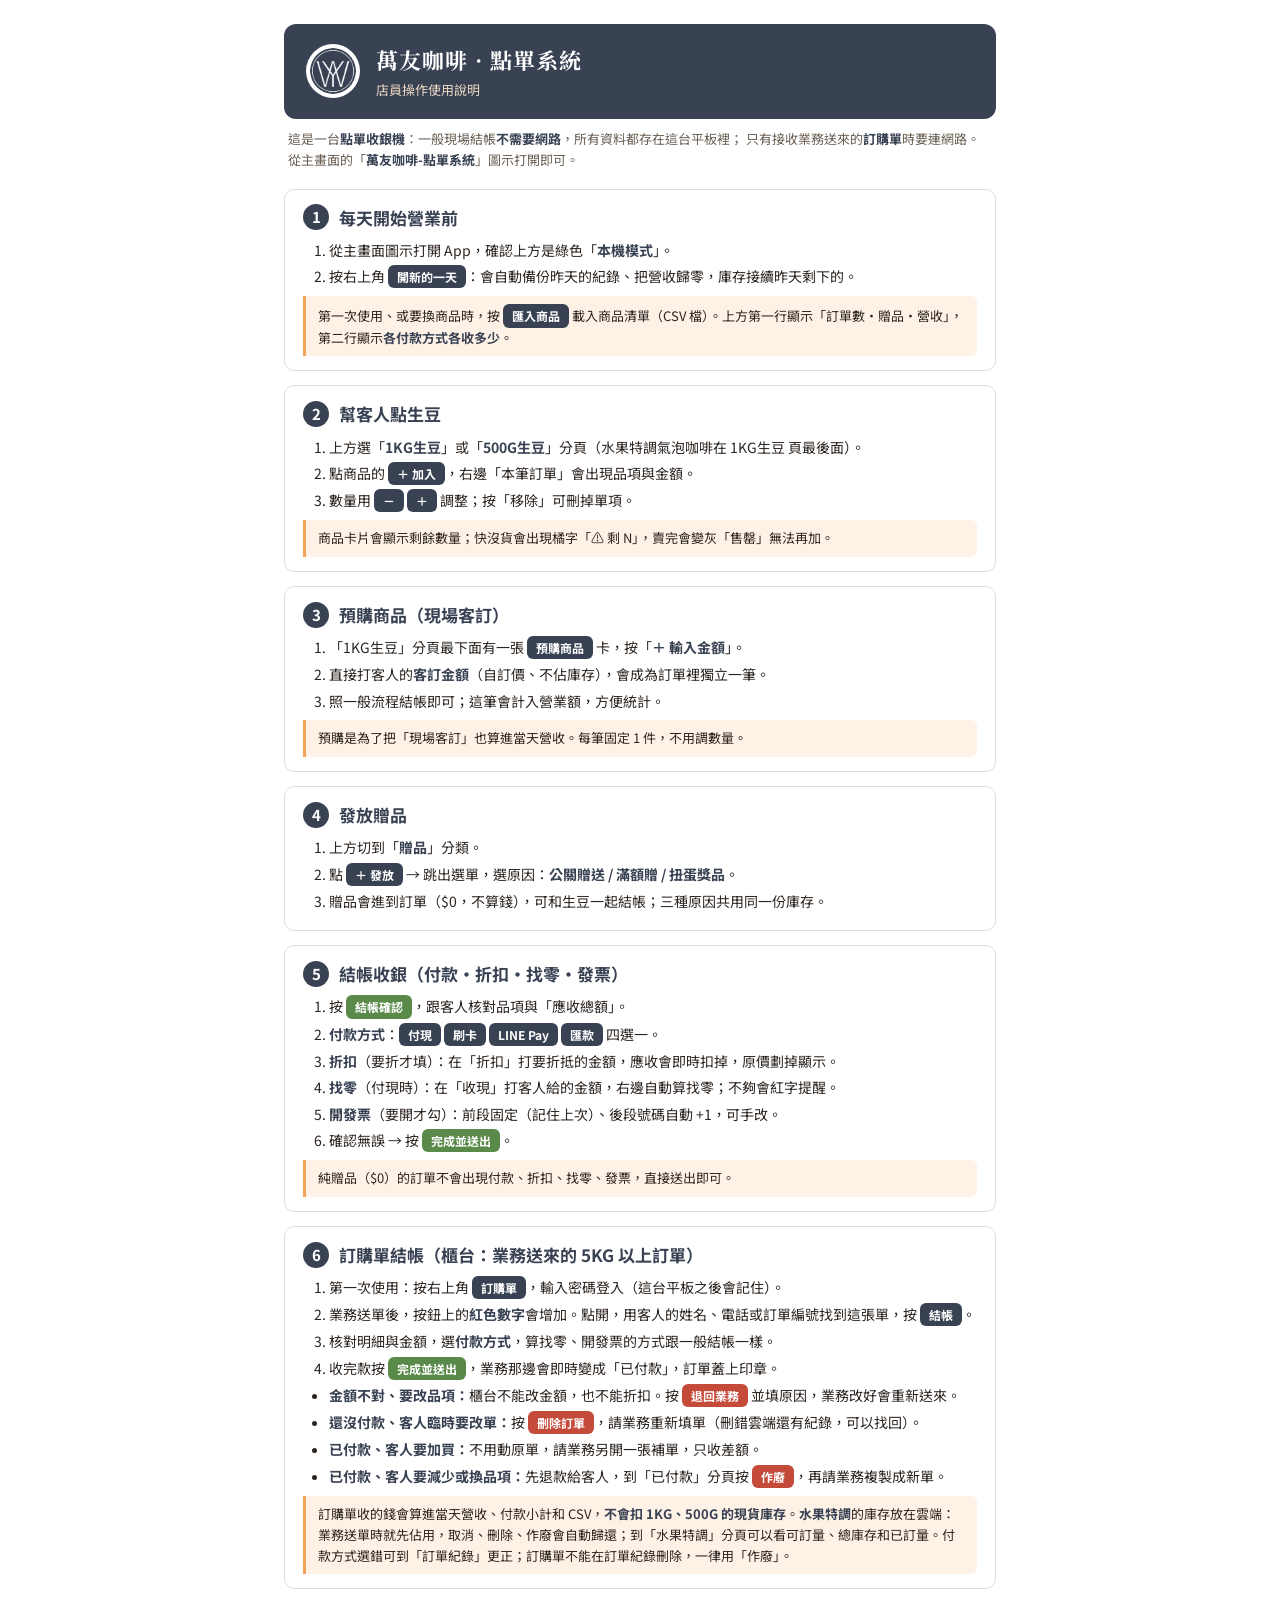
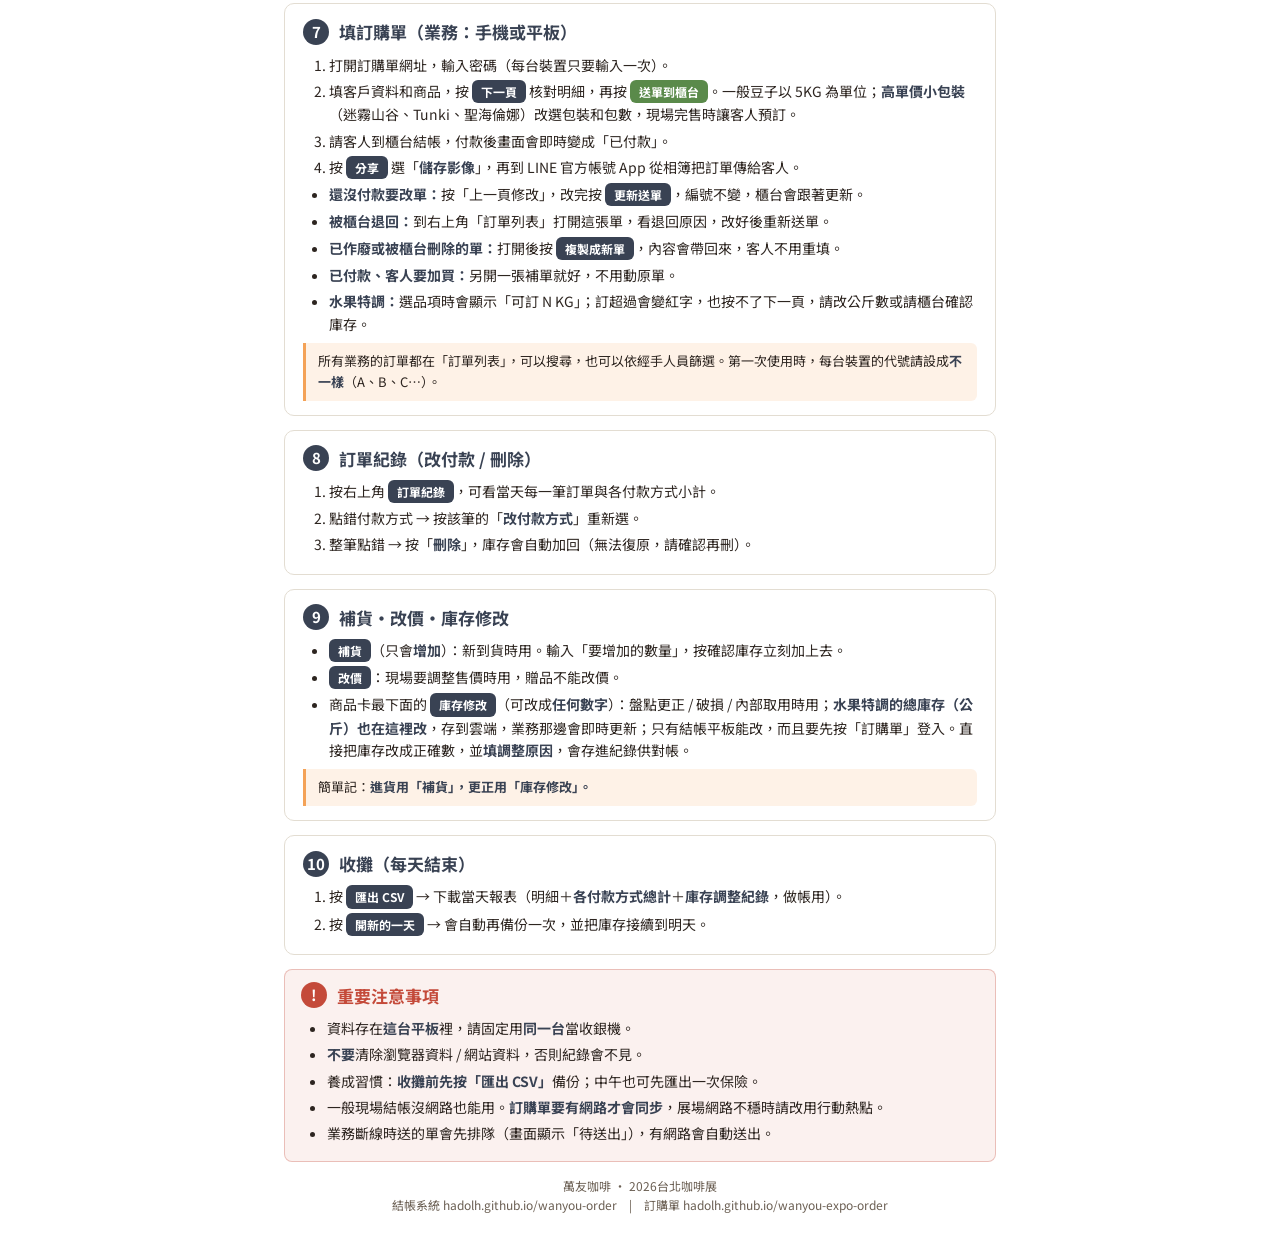
<file: 使用說明.html>
<!DOCTYPE html>
<html lang="zh-Hant">
<head>
<meta charset="UTF-8" />
<title>萬友咖啡 · 點單系統 使用說明</title>
<link href="https://fonts.googleapis.com/css2?family=Noto+Serif+TC:wght@700&family=Noto+Sans+TC:wght@400;500;700&display=swap" rel="stylesheet" />
<style>
  /* 萬友品牌色 */
  :root{
    --accent:#394253; --secondary:#ECD9C3; --warning:#F4A257;
    --bg:#faf7f2; --border:#e3ddd2; --text:#2d2520; --soft:#6b5f53;
    --success:#5a8a4a; --danger:#c44a3a;
  }
  *{ box-sizing:border-box; margin:0; padding:0; }
  /* 列印時保留底色 */
  html{ -webkit-print-color-adjust:exact; print-color-adjust:exact; }
  body{
    font-family:"Noto Sans TC","Microsoft JhengHei",sans-serif;
    color:var(--text); background:#fff; line-height:1.6; font-size:14px;
  }
  .serif{ font-family:"Noto Serif TC",serif; }

  /* A4 版面 */
  @page{ size:A4; margin:14mm 14mm; }
  .page{ max-width:760px; margin:0 auto; padding:24px; }

  /* 標題列 */
  .head{
    display:flex; align-items:center; gap:16px;
    background:var(--accent); color:#fff;
    padding:18px 22px; border-radius:12px; margin-bottom:6px;
  }
  .head img{ width:54px; height:54px; border-radius:50%; background:#fff; padding:4px; }
  .head h1{ font-size:22px; letter-spacing:1px; }
  .head .sub{ font-size:13px; color:var(--secondary); margin-top:3px; }

  .intro{ font-size:13px; color:var(--soft); margin:10px 4px 18px; }
  .intro b{ color:var(--accent); }

  /* 區塊 */
  .sec{
    border:1px solid var(--border); border-radius:10px;
    padding:14px 18px; margin-bottom:14px;
    break-inside:avoid;
  }
  .sec h2{
    font-size:17px; color:var(--accent);
    display:flex; align-items:center; gap:10px; margin-bottom:8px;
  }
  .num{
    flex:0 0 auto; width:26px; height:26px; border-radius:50%;
    background:var(--accent); color:#fff; font-size:15px;
    display:inline-flex; align-items:center; justify-content:center;
  }
  ol,ul{ margin:4px 0 0 6px; padding-left:20px; }
  li{ margin-bottom:4px; }
  .key{
    display:inline-block; background:var(--accent); color:#fff;
    font-size:12px; font-weight:700; padding:2px 9px; border-radius:6px;
    white-space:nowrap;
  }
  .key.warn{ background:var(--warning); color:#3a2a12; }
  .key.danger{ background:var(--danger); }
  .key.green{ background:var(--success); }
  .tip{
    background:rgba(244,162,87,.14); border-left:3px solid var(--warning);
    padding:8px 12px; border-radius:0 6px 6px 0; margin-top:8px; font-size:13px;
  }
  .note-box{
    background:rgba(196,74,58,.08); border:1px solid rgba(196,74,58,.3);
    border-radius:8px; padding:12px 16px; margin-top:4px;
  }
  .note-box h2{ color:var(--danger); }
  .foot{ text-align:center; font-size:12px; color:var(--soft); margin-top:10px; }
  b{ color:var(--accent); }
</style>
</head>
<body>
<div class="page">

  <div class="head">
    <img src="images/icon.png" alt="萬友 logo" />
    <div>
      <h1 class="serif">萬友咖啡 · 點單系統</h1>
      <div class="sub">店員操作使用說明</div>
    </div>
  </div>

  <p class="intro">
    這是一台<b>點單收銀機</b>：一般現場結帳<b>不需要網路</b>，所有資料都存在這台平板裡；
    只有接收業務送來的<b>訂購單</b>時要連網路。從主畫面的「<b>萬友咖啡-點單系統</b>」圖示打開即可。
  </p>

  <!-- 1 -->
  <div class="sec">
    <h2><span class="num">1</span>每天開始營業前</h2>
    <ol>
      <li>從主畫面圖示打開 App，確認上方是綠色「<b>本機模式</b>」。</li>
      <li>按右上角 <span class="key">開新的一天</span>：會自動備份昨天的紀錄、把營收歸零，庫存接續昨天剩下的。</li>
    </ol>
    <div class="tip">第一次使用、或要換商品時，按 <span class="key">匯入商品</span> 載入商品清單（CSV 檔）。上方第一行顯示「訂單數・贈品・營收」，第二行顯示<b>各付款方式各收多少</b>。</div>
  </div>

  <!-- 2 -->
  <div class="sec">
    <h2><span class="num">2</span>幫客人點生豆</h2>
    <ol>
      <li>上方選「<b>1KG生豆</b>」或「<b>500G生豆</b>」分頁（水果特調氣泡咖啡在 1KG生豆 頁最後面）。</li>
      <li>點商品的 <span class="key">＋ 加入</span>，右邊「本筆訂單」會出現品項與金額。</li>
      <li>數量用 <span class="key">－</span> <span class="key">＋</span> 調整；按「移除」可刪掉單項。</li>
    </ol>
    <div class="tip">商品卡片會顯示剩餘數量；快沒貨會出現橘字「⚠ 剩 N」，賣完會變灰「售罄」無法再加。</div>
  </div>

  <!-- 3 -->
  <div class="sec">
    <h2><span class="num">3</span>預購商品（現場客訂）</h2>
    <ol>
      <li>「1KG生豆」分頁最下面有一張 <span class="key">預購商品</span> 卡，按「<b>＋ 輸入金額</b>」。</li>
      <li>直接打客人的<b>客訂金額</b>（自訂價、不佔庫存），會成為訂單裡獨立一筆。</li>
      <li>照一般流程結帳即可；這筆會計入營業額，方便統計。</li>
    </ol>
    <div class="tip">預購是為了把「現場客訂」也算進當天營收。每筆固定 1 件，不用調數量。</div>
  </div>

  <!-- 4 -->
  <div class="sec">
    <h2><span class="num">4</span>發放贈品</h2>
    <ol>
      <li>上方切到「<b>贈品</b>」分類。</li>
      <li>點 <span class="key">＋ 發放</span> → 跳出選單，選原因：<b>公關贈送 / 滿額贈 / 扭蛋獎品</b>。</li>
      <li>贈品會進到訂單（$0，不算錢），可和生豆一起結帳；三種原因共用同一份庫存。</li>
    </ol>
  </div>

  <!-- 5 -->
  <div class="sec">
    <h2><span class="num">5</span>結帳收銀（付款・折扣・找零・發票）</h2>
    <ol>
      <li>按 <span class="key green">結帳確認</span>，跟客人核對品項與「應收總額」。</li>
      <li><b>付款方式</b>：<span class="key">付現</span> <span class="key">刷卡</span> <span class="key">LINE Pay</span> <span class="key">匯款</span> 四選一。</li>
      <li><b>折扣</b>（要折才填）：在「折扣」打要折抵的金額，應收會即時扣掉，原價劃掉顯示。</li>
      <li><b>找零</b>（付現時）：在「收現」打客人給的金額，右邊自動算找零；不夠會紅字提醒。</li>
      <li><b>開發票</b>（要開才勾）：前段固定（記住上次）、後段號碼自動 +1，可手改。</li>
      <li>確認無誤 → 按 <span class="key green">完成並送出</span>。</li>
    </ol>
    <div class="tip">純贈品（$0）的訂單不會出現付款、折扣、找零、發票，直接送出即可。</div>
  </div>

  <!-- 6 -->
  <div class="sec">
    <h2><span class="num">6</span>訂購單結帳（櫃台：業務送來的 5KG 以上訂單）</h2>
    <ol>
      <li>第一次使用：按右上角 <span class="key">訂購單</span>，輸入密碼登入（這台平板之後會記住）。</li>
      <li>業務送單後，按鈕上的<b>紅色數字</b>會增加。點開，用客人的姓名、電話或訂單編號找到這張單，按 <span class="key">結帳</span>。</li>
      <li>核對明細與金額，選<b>付款方式</b>，算找零、開發票的方式跟一般結帳一樣。</li>
      <li>收完款按 <span class="key green">完成並送出</span>，業務那邊會即時變成「已付款」，訂單蓋上印章。</li>
    </ol>
    <ul>
      <li><b>金額不對、要改品項：</b>櫃台不能改金額，也不能折扣。按 <span class="key danger">退回業務</span> 並填原因，業務改好會重新送來。</li>
      <li><b>還沒付款、客人臨時要改單：</b>按 <span class="key danger">刪除訂單</span>，請業務重新填單（刪錯雲端還有紀錄，可以找回）。</li>
      <li><b>已付款、客人要加買：</b>不用動原單，請業務另開一張補單，只收差額。</li>
      <li><b>已付款、客人要減少或換品項：</b>先退款給客人，到「已付款」分頁按 <span class="key danger">作廢</span>，再請業務複製成新單。</li>
    </ul>
    <div class="tip">訂購單收的錢會算進當天營收、付款小計和 CSV，<b>不會扣 1KG、500G 的現貨庫存</b>。<b>水果特調</b>的庫存放在雲端：業務送單時就先佔用，取消、刪除、作廢會自動歸還；到「水果特調」分頁可以看可訂量、總庫存和已訂量。付款方式選錯可到「訂單紀錄」更正；訂購單不能在訂單紀錄刪除，一律用「作廢」。</div>
  </div>

  <!-- 7 -->
  <div class="sec">
    <h2><span class="num">7</span>填訂購單（業務：手機或平板）</h2>
    <ol>
      <li>打開訂購單網址，輸入密碼（每台裝置只要輸入一次）。</li>
      <li>填客戶資料和商品，按 <span class="key">下一頁</span> 核對明細，再按 <span class="key green">送單到櫃台</span>。一般豆子以 5KG 為單位；<b>高單價小包裝</b>（迷霧山谷、Tunki、聖海倫娜）改選包裝和包數，現場完售時讓客人預訂。</li>
      <li>請客人到櫃台結帳，付款後畫面會即時變成「已付款」。</li>
      <li>按 <span class="key">分享</span> 選「<b>儲存影像</b>」，再到 LINE 官方帳號 App 從相簿把訂單傳給客人。</li>
    </ol>
    <ul>
      <li><b>還沒付款要改單：</b>按「上一頁修改」，改完按 <span class="key">更新送單</span>，編號不變，櫃台會跟著更新。</li>
      <li><b>被櫃台退回：</b>到右上角「訂單列表」打開這張單，看退回原因，改好後重新送單。</li>
      <li><b>已作廢或被櫃台刪除的單：</b>打開後按 <span class="key">複製成新單</span>，內容會帶回來，客人不用重填。</li>
      <li><b>已付款、客人要加買：</b>另開一張補單就好，不用動原單。</li>
      <li><b>水果特調：</b>選品項時會顯示「可訂 N KG」；訂超過會變紅字，也按不了下一頁，請改公斤數或請櫃台確認庫存。</li>
    </ul>
    <div class="tip">所有業務的訂單都在「訂單列表」，可以搜尋，也可以依經手人員篩選。第一次使用時，每台裝置的代號請設成<b>不一樣</b>（A、B、C…）。</div>
  </div>

  <!-- 8 -->
  <div class="sec">
    <h2><span class="num">8</span>訂單紀錄（改付款 / 刪除）</h2>
    <ol>
      <li>按右上角 <span class="key">訂單紀錄</span>，可看當天每一筆訂單與各付款方式小計。</li>
      <li>點錯付款方式 → 按該筆的「<b>改付款方式</b>」重新選。</li>
      <li>整筆點錯 → 按「<b>刪除</b>」，庫存會自動加回（無法復原，請確認再刪）。</li>
    </ol>
  </div>

  <!-- 9 -->
  <div class="sec">
    <h2><span class="num">9</span>補貨・改價・庫存修改</h2>
    <ul>
      <li><span class="key">補貨</span>（只會<b>增加</b>）：新到貨時用。輸入「要增加的數量」，按確認庫存立刻加上去。</li>
      <li><span class="key">改價</span>：現場要調整售價時用，贈品不能改價。</li>
      <li>商品卡最下面的 <span class="key">庫存修改</span>（可改成<b>任何數字</b>）：盤點更正 / 破損 / 內部取用時用；<b>水果特調的總庫存（公斤）也在這裡改</b>，存到雲端，業務那邊會即時更新；只有結帳平板能改，而且要先按「訂購單」登入。直接把庫存改成正確數，並<b>填調整原因</b>，會存進紀錄供對帳。</li>
    </ul>
    <div class="tip">簡單記：<b>進貨用「補貨」，更正用「庫存修改」。</b></div>
  </div>

  <!-- 10 -->
  <div class="sec">
    <h2><span class="num">10</span>收攤（每天結束）</h2>
    <ol>
      <li>按 <span class="key">匯出 CSV</span> → 下載當天報表（明細＋<b>各付款方式總計</b>＋<b>庫存調整紀錄</b>，做帳用）。</li>
      <li>按 <span class="key">開新的一天</span> → 會自動再備份一次，並把庫存接續到明天。</li>
    </ol>
  </div>

  <!-- 注意事項 -->
  <div class="sec note-box">
    <h2><span class="num" style="background:var(--danger)">!</span>重要注意事項</h2>
    <ul>
      <li>資料存在<b>這台平板</b>裡，請固定用<b>同一台</b>當收銀機。</li>
      <li><b>不要</b>清除瀏覽器資料 / 網站資料，否則紀錄會不見。</li>
      <li>養成習慣：<b>收攤前先按「匯出 CSV」</b>備份；中午也可先匯出一次保險。</li>
      <li>一般現場結帳沒網路也能用。<b>訂購單要有網路才會同步</b>，展場網路不穩時請改用行動熱點。</li>
      <li>業務斷線時送的單會先排隊（畫面顯示「待送出」），有網路會自動送出。</li>
    </ul>
  </div>

  <p class="foot">萬友咖啡 · 2026台北咖啡展<br>結帳系統 hadolh.github.io/wanyou-order　|　訂購單 hadolh.github.io/wanyou-expo-order</p>

</div>
</body>
</html>
</file>
